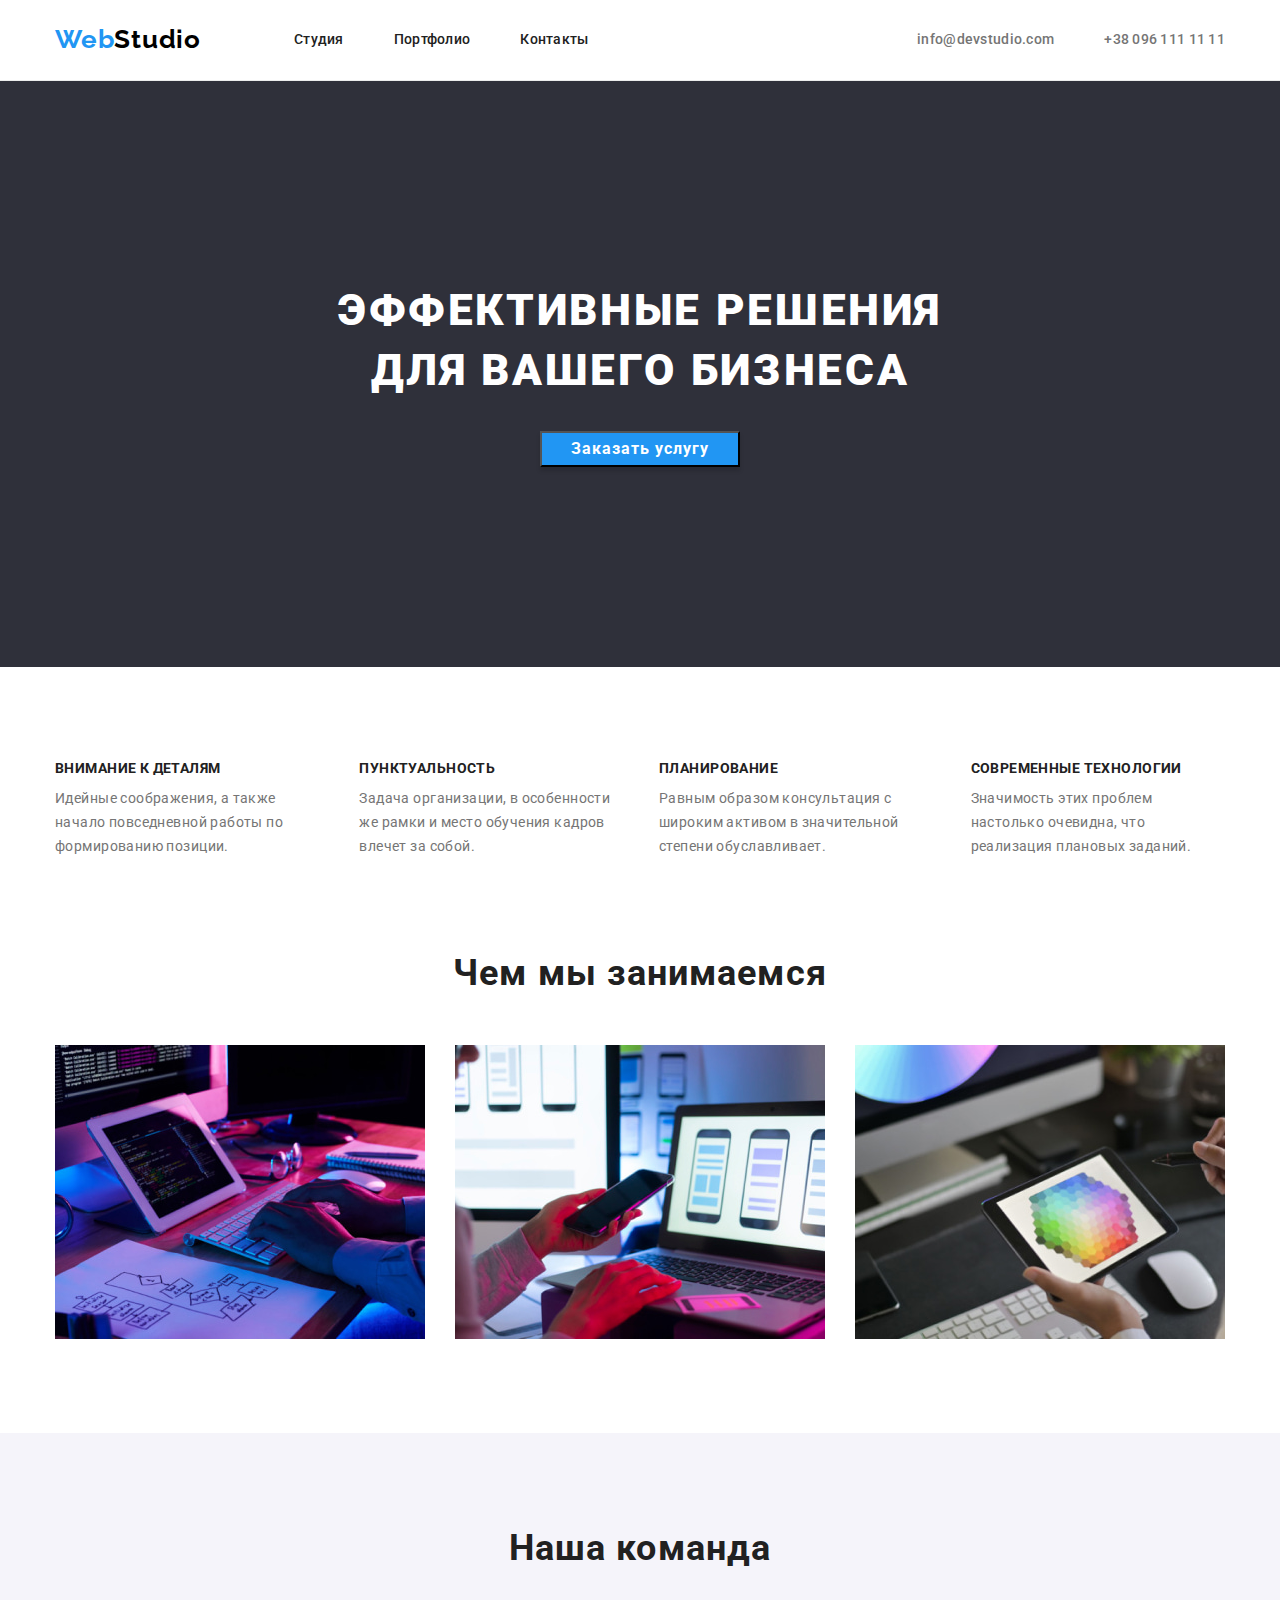
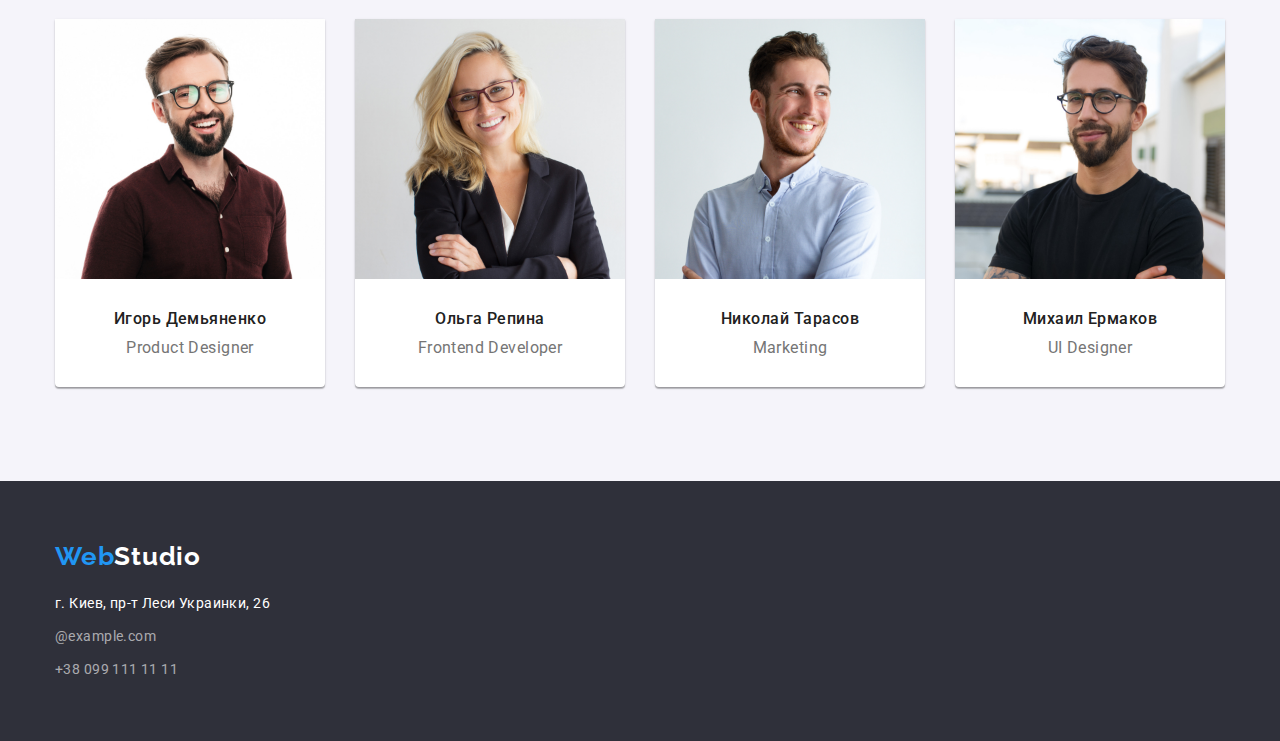
<file: index.html>
<!DOCTYPE html>
<html lang="ru">
<head>
    <meta charset="UTF-8">
    <meta http-equiv="X-UA-Compatible" content="IE=edge">
    <meta name="viewport" content="width=device-width, initial-scale=1.0">
    <title>Студия</title>
    <link rel="preconnect" href="https://fonts.googleapis.com">
    <link rel="preconnect" href="https://fonts.gstatic.com" crossorigin>
    <link href="https://fonts.googleapis.com/css2?family=Raleway:wght@700&family=Roboto:wght@400;500;700;900&display=swap"
        rel="stylesheet">
    <link rel="stylesheet" href="https://cdn.jsdelivr.net/npm/modern-normalize@1.1.0/modern-normalize.min.css">
    <link rel="stylesheet" href="./css/styles.css">
</head>
<body>
    <!--Top of the page-->
    <header class="header">
<div class="container header-container">
<a href="" class="logo link logo-header"><span class="logo-blu">Web</span><span class="logo-black">Studio</span></a>
<nav class="header-nav">
    <ul class="header-nav-list">
        <li class="header-nav-item"><a href="./index.html" class="header-nav-link link">Студия</a></li>
        <li class="header-nav-item"><a href="./portfolio.html" class="header-nav-link link">Портфолио</a></li>
        <li class="header-nav-item"><a href="" class="header-nav-link link">Контакты</a></li>
    </ul>
</nav>
<ul class="header-list">
    <li class="header-list-item"><a href="mailto:info@devstudio.com" class="header-list-link link">info@devstudio.com</a></li>
    <li class="header-list-item"><a href="tel:+380961111111" class="header-list-link link">+38 096 111 11 11</a></li>
</ul>
</div>
    </header>
    <!--Main content-->
<main class="main">
<section class="hero">
    <div class="container">
        <h1 class="hero-title">Эффективные решения для вашего бизнеса</h1>
        <button type="button" class="hero-button">Заказать услугу</button>
    </div>
</section>
<section class="section">
    <div class="container">
    <h2 class="speciality-title">Особенности</h2>
    <ul class="speciality-list">
        <li class="speciality-item">
            <h3 class="speciality-item-title">Внимание к деталям</h3>
            <p class="spesiality-item-txt">Идейные соображения, а также начало повседневной работы по формированию позиции.</p>
        </li>
        <li class="speciality-item">
            <h3 class="speciality-item-title">Пунктуальность</h3>
            <p class="spesiality-item-txt">Задача организации, в особенности же рамки и место обучения кадров влечет за собой.</p>
        </li>
        <li class="speciality-item">
            <h3 class="speciality-item-title">Планирование</h3>
            <p class="spesiality-item-txt">Равным образом консультация с широким активом в значительной степени обуславливает.</p>
        </li>
        <li class="speciality-item">
            <h3 class="speciality-item-title">Современные технологии</h3>
            <p class="spesiality-item-txt">Значимость этих проблем настолько очевидна, что реализация плановых заданий.</p>
        </li>
    </ul>
    </div>
</section>
<section class="works section">
<div class="container">
<h2 class="works-title">Чем мы занимаемся</h2>
<ul class="works-list">
    <li class="works-item">
        <img src="./images/img-what-are-we-doing/img1.jpg" alt="Website development" width="370" height="290" class="works-img">
    </li>
    <li class="works-item">
        <img src="./images/img-what-are-we-doing/img2.jpg" alt="Technical support for the mobile version of the site" width="370" height="290" class="works-img">
    </li>
    <li class="works-item">
        <img src="./images/img-what-are-we-doing/img3.jpg" alt="Website design development" width="370" height="290" class="works-img">
    </li>
</ul>
</div>
</section>
<section class="team section">
<div class="container">
   <h2 class="team-title">Наша команда</h2>
   <ul class="team-list">
       <li class="team-item">
           <img src="./images/img-our-team/img4.jpg" alt="Product Designer" width="270" height="260" class="team-img">
           <div class="team-item-inform">
           <h3 class="team-item-title">Игорь Демьяненко</h3>
           <p class="team-item-txt">Product Designer</p>
           </div>
        </li>
        <li class="team-item">
           <img src="./images/img-our-team/img5.jpg" alt="Frontend Developer" width="270" height="260" class="team-img">
           <div class="team-item-inform">
           <h3 class="team-item-title">Ольга Репина</h3>
           <p class="team-item-txt">Frontend Developer</p>
           </div>
        </li>
        <li class="team-item">
            <img src="./images/img-our-team/img6.jpg" alt="Marketing" width="270" height="260" class="team-img">
            <div class="team-item-inform">
            <h3 class="team-item-title">Николай Тарасов</h3>
            <p class="team-item-txt">Marketing</p>
            </div>
        </li>
        <li class="team-item">
            <img src="./images/img-our-team/img7.jpg" alt="UI Designer" width="270" height="260" class="team-img">
            <div class="team-item-inform">
            <h3 class="team-item-title">Михаил Ермаков</h3>
            <p class="team-item-txt">UI Designer</p>
            </div>
        </li>
    </ul>
</div>
</section>
</main>
<!--Footer of the page-->
<footer class="footer">
<div class="container">
<a href="" class="logo link logo-footer"><span class="logo-blu">Web</span><span class="logo-white">Studio</span></a>
<address class="footer-adress">
    <ul class="footer-list">
        <li class="footer-item-adress"><a href="https://goo.gl/maps/8dqBrzPuhnCJ4WKQ9" class="footer-adress-link link">г. Киев, пр-т Леси Украинки,
                26</a>
        </li>
        <li class="footer-item"><a href="mailto:info@example.com" class="footer-item-link link">@example.com</a></li>
        <li class="footer-item"><a href="tel:+380991111111" class="footer-item-link link">+38 099 111 11 11</a></li>
    </ul>
</address>
</div>
</footer>
</body>
</html>
</file>
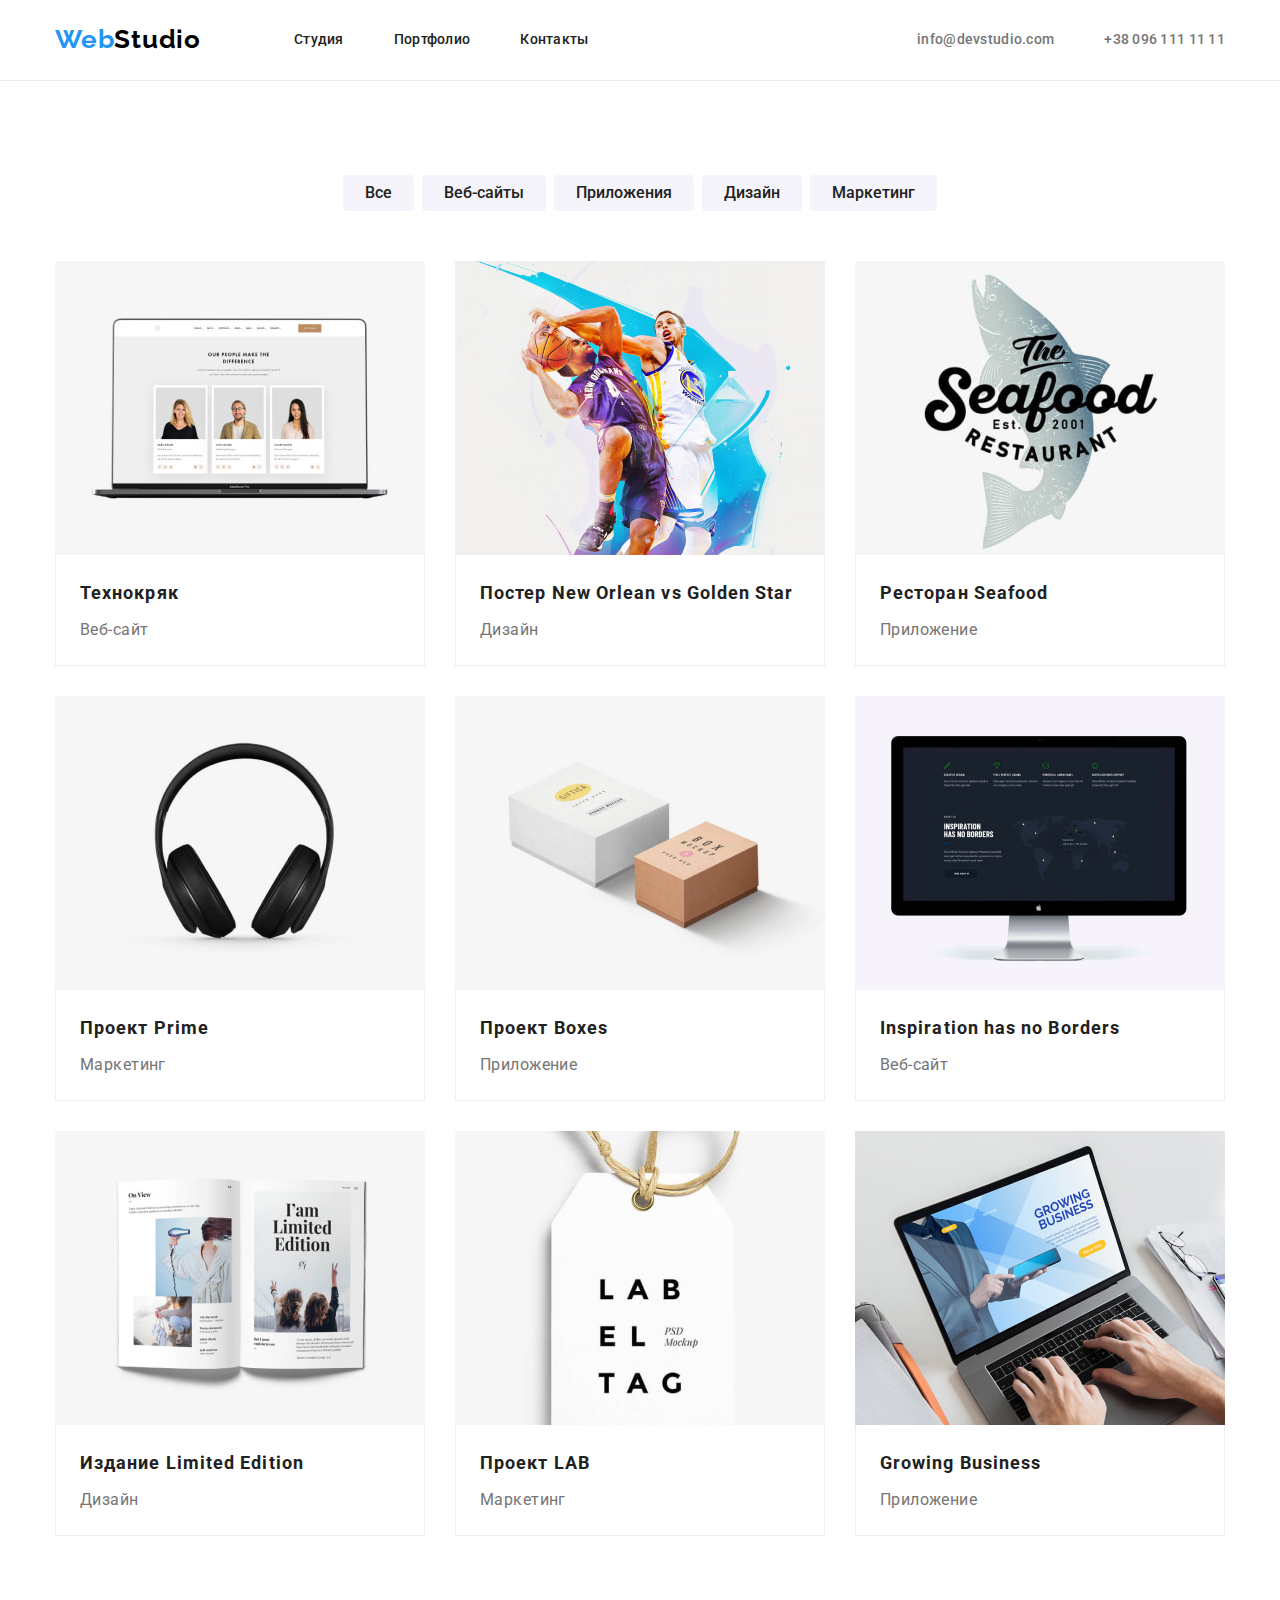
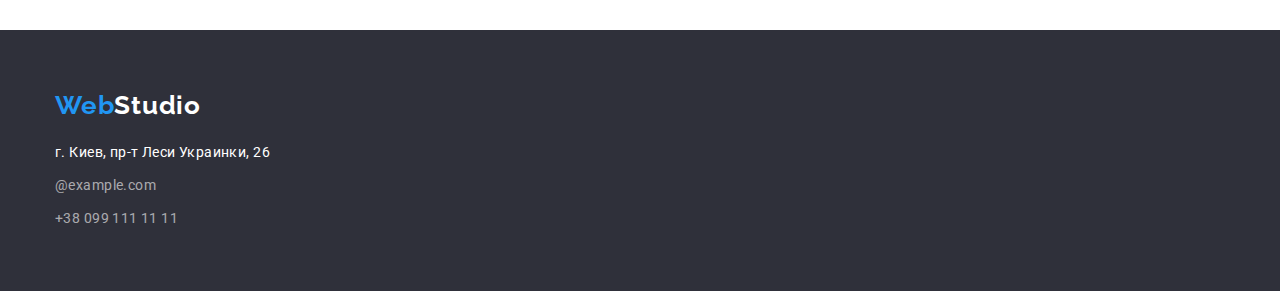
<file: portfolio.html>
<!DOCTYPE html>
<html lang="ru">
<head>
    <meta charset="UTF-8">
    <meta http-equiv="X-UA-Compatible" content="IE=edge">
    <meta name="viewport" content="width=device-width, initial-scale=1.0">
    <title>Портфолио</title>
    <link rel="preconnect" href="https://fonts.googleapis.com">
    <link rel="preconnect" href="https://fonts.gstatic.com" crossorigin>
    <link href="https://fonts.googleapis.com/css2?family=Raleway:wght@700&family=Roboto:wght@400;500;700;900&display=swap"
        rel="stylesheet">
    <link rel="stylesheet" href="https://cdn.jsdelivr.net/npm/modern-normalize@1.1.0/modern-normalize.min.css">
    <link rel="stylesheet" href="./css/styles.css">
</head>
<body>
<!--Top of the page-->
<header class="header">
    <div class="container header-container">
        <a href="" class="logo link logo-header"><span class="logo-blu">Web</span><span class="logo-black">Studio</span></a>
        <nav class="header-nav">
            <ul class="header-nav-list">
                <li class="header-nav-item"><a href="./index.html" class="header-nav-link link">Студия</a></li>
                <li class="header-nav-item"><a href="./portfolio.html" class="header-nav-link link">Портфолио</a></li>
                <li class="header-nav-item"><a href="" class="header-nav-link link">Контакты</a></li>
            </ul>
        </nav>
        <ul class="header-list">
            <li class="header-list-item"><a href="mailto:info@devstudio.com"
                    class="header-list-link link">info@devstudio.com</a></li>
            <li class="header-list-item"><a href="tel:+380961111111" class="header-list-link link">+38 096 111 11 11</a>
            </li>
        </ul>
    </div>
</header>
<!--Main content-->
<main>
<section class="section">
<div class="container">
        <h1 class="filters-title">Фильтр</h1>
    <ul class="filters-list">
        <li class="filters-item"><button type="button" class="filters-btn">Все</button></li>
        <li class="filters-item"><button type="button" class="filters-btn">Веб-сайты</button></li>
        <li class="filters-item"><button type="button" class="filters-btn">Приложения</button></li>
        <li class="filters-item"><button type="button" class="filters-btn">Дизайн</button></li>
        <li class="filters-item"><button type="button" class="filters-btn">Маркетинг</button></li>
    </ul>
    <ul class="projects-list">
        <li class="projects-item">
            <a href="" class="projects-link link">
                <article class="projects-item-card">
                    <img src="./images/img-portfolio/img-portf1.jpg" alt="Фото вебсайта Технокряк" width="370" height="290" class="projects-item-img">
                    <div class="cards-txt">
                    <h2 class="projects-item-title">Технокряк</h2>
                    <p class="projects-item-txt">Веб-сайт</p>
                    </div>
                </article>
            </a>
        </li>
        <li class="projects-item">
            <a href="" class="projects-link link">
                <article class="projects-item-card">
                    <img src="./images/img-portfolio/img-portf2.jpg" alt="Фото постера баскетбольной игры" width="370" height="290" class="projects-item-img">
                    <div class="cards-txt">
                    <h2 class="projects-item-title">Постер <span lang="en">New Orlean vs Golden Star</span></h2>
                    <p class="projects-item-txt">Дизайн</p>
                    </div>
                </article>
            </a>
        </li>
        <li class="projects-item">
            <a href="" class="projects-link link">
                <article class="projects-item-card">
                    <img src="./images/img-portfolio/img-portf3.jpg" alt="Фото приложения ресторана" width="370"
                        height="290" class="projects-item-img">
                        <div class="cards-txt">
                    <h2 class="projects-item-title">Ресторан <span lang="en">Seafood</span></h2>
                    <p class="projects-item-txt">Приложение</p>
                    </div>
                </article>
            </a>
        </li>
        <li class="projects-item">
            <a href="" class="projects-link link">
                <article class="projects-item-card">
                    <img src="./images/img-portfolio/img-portf4.jpg" alt="Фото наушников" width="370" height="290" class="projects-item-img">
                    <div class="cards-txt">
                    <h2 class="projects-item-title">Проект <span lang="en">Prime</span></h2>
                    <p class="projects-item-txt">Маркетинг</p>
                    </div>
                </article>
            </a>
        </li>
        <li class="projects-item">
            <a href="" class="projects-link link">
                <article class="projects-item-card">
                    <img src="./images/img-portfolio/img-portf5.jpg" alt="Фото картонных коробок" width="370" height="290" class="projects-item-img">
                    <div class="cards-txt">
                    <h2 class="projects-item-title">Проект <span lang="en">Boxes</span></h2>
                    <p class="projects-item-txt">Приложение</p>
                    </div>
                </article>
            </a>
        </li>
        <li class="projects-item">
            <a href="" class="projects-link link">
                <article class="projects-item-card">
                    <img src="./images/img-portfolio/img-portf6.jpg" alt="Фото вебсайта Inspiration" width="370" height="290" class="projects-item-img">
                    <div class="cards-txt">
                    <h2 class="projects-item-title"><span lang="en">Inspiration has no Borders</span></h2>
                    <p class="projects-item-txt">Веб-сайт</p>
                    </div>
                </article>
            </a>
        </li>
        <li class="projects-item">
            <a href="" class="projects-link link">
                <article class="projects-item-card">
                    <img src="./images/img-portfolio/img-portf7.jpg" alt="Фото дизайна журнала Limited Edition" width="370" height="290" class="projects-item-img">
                    <div class="cards-txt">
                    <h2 class="projects-item-title">Издание <span lang="en">Limited Edition</span></h2>
                    <p class="projects-item-txt">Дизайн</p>
                    </div>
                </article>
            </a>
        </li>
        <li class="projects-item">
            <a href="" class="projects-link link">
                <article class="projects-item-card">
                    <img src="./images/img-portfolio/img-portf8.jpg" alt="Фото логотипа проекта LAB" width="370"
                        height="290" class="projects-item-img">
                        <div class="cards-txt">
                    <h2 class="projects-item-title">Проект <span lang="en">LAB</span></h2>
                    <p class="projects-item-txt">Маркетинг</p>
                    </div>
                </article>
            </a>
        </li>
        <li class="projects-item">
            <a href="" class="projects-link link">
                <article class="projects-item-card">
                    <img src="./images/img-portfolio/img-portf9.jpg" alt="Фото приложения для роста бизнеса" width="370" height="290" class="projects-item-img">
                    <div class="cards-txt">
                    <h2 class="projects-item-title"><span lang="en">Growing Business</span></h2>
                    <p class="projects-item-txt">Приложение</p>
                    </div>
                </article>
            </a>
        </li>
    </ul>
</div>
</section>
</main>
<!--Footer of the page-->
<footer class="footer">
    <div class="container">
        <a href="" class="logo link logo-footer"><span class="logo-blu">Web</span><span class="logo-white">Studio</span></a>
        <address class="footer-adress">
            <ul class="footer-list">
                <li class="footer-item-adress"><a href="https://goo.gl/maps/8dqBrzPuhnCJ4WKQ9"
                        class="footer-adress-link link">г. Киев, пр-т Леси Украинки,
                        26</a>
                </li>
                <li class="footer-item"><a href="mailto:info@example.com" class="footer-item-link link">@example.com</a>
                </li>
                <li class="footer-item"><a href="tel:+380991111111" class="footer-item-link link">+38 099 111 11 11</a></li>
            </ul>
        </address>
    </div>
</footer>
</body>
</html>
</file>
<file: css/styles.css>
:root {
  /*Основные шрифты*/
  --main-font: "Roboto", sans-serif;
  --secondary-font: "Raleway", sans-serif;
  /*Светлая тема текста*/
  --white-txt-cl: #ffffff;
  --logo-web-cl: #2196f3;
  --logo-studio-cl: #000000;
  --hover-cl: #2196f3;
  --hover-btn-cl: #ffffff;
  /*Темная тема текста*/
  --dark-txt-cl: #757575;
  --secondary-txt-cl: #212121;
  /*Светлая тема фона*/
  --project-bg: #ffffff;
  --logo-bg: #ffffff;
  --filters-btn-cl: #f5f4fa;
  /*Темная тема фона*/
  --dark-bg: #2f303a;
  --btn-bg: #2196f3;
  --btn-fover-bg: #188ce8;
}

body {
  font-family: var(--main-font);
  font-size: 14px;
  line-height: 1.71;
  letter-spacing: 0.03em;
  color: var(--dark-txt-cl);
}
/*Стили для header*/
.header {
  background-color: var(--logo-bg);
}
.logo {
  font-family: var(--secondary-font);
  font-weight: 700;
  font-size: 26px;
  line-height: 1.19;
  letter-spacing: 0.03em;
}
.logo-blu {
  color: var(--logo-web-cl);
}
.logo-black {
  color: var(--logo-studio-cl);
}
.logo-white {
  color: var(--white-txt-cl);
}
.header-nav,
.header-list {
  font-weight: 500;
  line-height: 1.14;
  letter-spacing: 0.02em;
  color: var(--secondary-txt-cl);
}
.header-list {
  color: var(--dark-txt-cl);
}
.link {
  color: currentColor;
  text-decoration: none;
}
/*Стили для main Студия*/
.hero {
  background-color: var(--dark-bg);
  padding: 200px 0;
}
.hero-title {
  font-weight: 900;
  font-size: 44px;
  line-height: 1.36;
  text-align: center;
  letter-spacing: 0.06em;
  text-transform: uppercase;
  color: var(--white-txt-cl);
}
.hero-button {
  font-family: var(--main-font);
  font-weight: 700;
  font-size: 16px;
  line-height: 1.88;
  display: flex;
  align-items: center;
  text-align: center;
  letter-spacing: 0.06em;
  color: var(--white-txt-cl);
  background-color: var(--btn-bg);
  box-shadow: 0px 4px 4px rgba(0, 0, 0, 0.15);
  cursor: pointer;
}
.hero-button:hover,
.hero-button:focus {
  background-color: var(--btn-fover-bg);
}
.header-nav-link:hover,
.header-list-link:hover,
.footer-adress-link:hover,
.footer-item-link:hover,
.header-nav-link:focus,
.header-list-link:focus,
.footer-adress-link:focus,
.footer-item-link:focus {
  color: var(--hover-cl);
}
.speciality-item-title {
  font-weight: 700;
  font-size: 14px;
  letter-spacing: 0.03em;
  line-height: 1.14;
  text-transform: uppercase;
  color: var(--secondary-txt-cl);
  margin-bottom: 10px;
}
.team {
  background-color: #f5f4fa;
}
.works-title,
.team-title {
  font-weight: 700;
  font-size: 36px;
  line-height: 1.17;
  text-align: center;
  letter-spacing: 0.03em;
  color: var(--secondary-txt-cl);
}
.team-item-title {
  font-weight: 500;
  font-size: 16px;
  line-height: 1.19;
  text-align: center;
  letter-spacing: 0.03em;
  color: var(--secondary-txt-cl);
}
.team-item-txt {
  font-size: 16px;
  line-height: 1.19;
  text-align: center;
}
/*Стили для footer*/
.footer {
  background-color: var(--dark-bg);
}
.footer-adress {
  font-style: normal;
}
.footer-item-adress {
  color: var(--white-txt-cl);
}
.footer-item {
  color: rgba(255, 255, 255, 0.6);
}
/*Стили для main Портфолио*/
.filters-btn {
  border: transparent;
  border-radius: 4px;
  font-family: var(--main-font);
  font-weight: 500;
  font-size: 16px;
  line-height: 1.5;
  text-align: center;
  color: var(--secondary-txt-cl);
  background-color: var(--filters-btn-cl);
  cursor: pointer;
}
.filters-btn:hover,
.filters-btn:focus {
  color: var(--hover-btn-cl);
  background-color: var(--hover-cl);
  box-shadow: 0px 3px 1px rgba(0, 0, 0, 0.1), 0px 1px 2px rgba(0, 0, 0, 0.08),
    0px 2px 2px rgba(0, 0, 0, 0.12);
}
.projects-item-card {
  background-color: var(--project-bg);
}
.projects-item-title {
  font-weight: 700;
  font-size: 18px;
  line-height: 2;
  letter-spacing: 0.06em;
  color: var(--secondary-txt-cl);
}
.projects-item-txt {
  font-size: 16px;
  line-height: 1.88;
}
h1,
h2,
h3,
h4,
h5,
h6,
p {
  margin-top: 0;
  margin-bottom: 0;
}
ul,
ol {
  list-style: none;
  margin: 0;
  padding: 0;
}
img {
  display: block;
  max-width: 100%;
  height: auto;
}
.container {
  width: 1200px;
  padding-left: 15px;
  padding-right: 15px;
  margin-left: auto;
  margin-right: auto;
}
.header {
  border-bottom: 1px solid #ececec;
}
.header-container,
.header-nav-list,
.header-list {
  display: flex;
  align-items: center;
}
.logo-header {
  padding-top: 24px;
  margin-right: 93px;
  padding-bottom: 25px;
}
.header-nav-item,
.header-list-item {
  margin-right: 50px;
}
.header-nav-item:last-child,
.header-list-item:last-child {
  margin: 0;
}
.header-list {
  margin-left: auto;
}
.hero-title {
  display: block;
  margin-left: auto;
  margin-right: auto;
  width: 696px;
  margin-bottom: 30px;
}
.hero-button {
  display: block;
  margin-left: auto;
  margin-right: auto;
  width: 200px;
}
.section {
  padding-top: 94px;
  padding-bottom: 94px;
}
.speciality-title,
.filters-title {
  position: absolute;
  width: 1px;
  height: 1px;
  margin: -1px;
  border: 0;
  padding: 0;
  white-space: nowrap;
  clip-path: inset(100%);
  clip: rect(0 0 0 0);
  overflow: hidden;
}
.speciality-list {
  display: flex;
}
.speciality-item {
  margin-right: 30px;
}
.speciality-item:last-child {
  margin: 0;
}
.works {
  padding-top: 0;
}
.works-title {
  margin-bottom: 50px;
}
.works-list {
  display: flex;
}
.works-item {
  margin-right: 30px;
}
.works-item:last-child {
  margin: 0;
}
.team-title {
  margin-bottom: 50px;
}
.team-list {
  display: flex;
}
.team-item {
  background: #ffffff;
  margin-right: 30px;
  box-shadow: 0px 1px 3px rgba(0, 0, 0, 0.12), 0px 1px 1px rgba(0, 0, 0, 0.14),
    0px 2px 1px rgba(0, 0, 0, 0.2);
  border-radius: 0px 0px 4px 4px;
}
.team-item:last-child {
  margin: 0;
}
.team-item-inform {
  padding-top: 30px;
  padding-bottom: 30px;
}
.team-item-title {
  margin-bottom: 10px;
}
.footer {
  padding-top: 60px;
  padding-bottom: 60px;
}
.logo-footer {
  display: block;
  margin-bottom: 20px;
}
.footer-item-adress,
.footer-item {
  margin-bottom: 9px;
}
.footer-item:last-child {
  margin: 0;
}
.filters-list {
  display: flex;
  justify-content: center;
  margin-bottom: 50px;
}
.filters-item {
  margin-right: 8px;
}
.filters-item:last-child {
  margin: 0;
}
.filters-btn {
  padding: 6px 22px;
}
.projects-list {
  display: flex;
  flex-wrap: wrap;
  margin-right: -30px;
  margin-bottom: -30px;
}
.projects-item {
  margin-right: 30px;
  margin-bottom: 30px;
  flex-basis: calc((100% - 90px) / 3);
}
.cards-txt {
  padding: 20px 24px;
  border-right: 1px solid #eeeeee;
  border-bottom: 1px solid #eeeeee;
  border-left: 1px solid #eeeeee;
}
.projects-item-title {
  margin-bottom: 4px;
}
</file>
